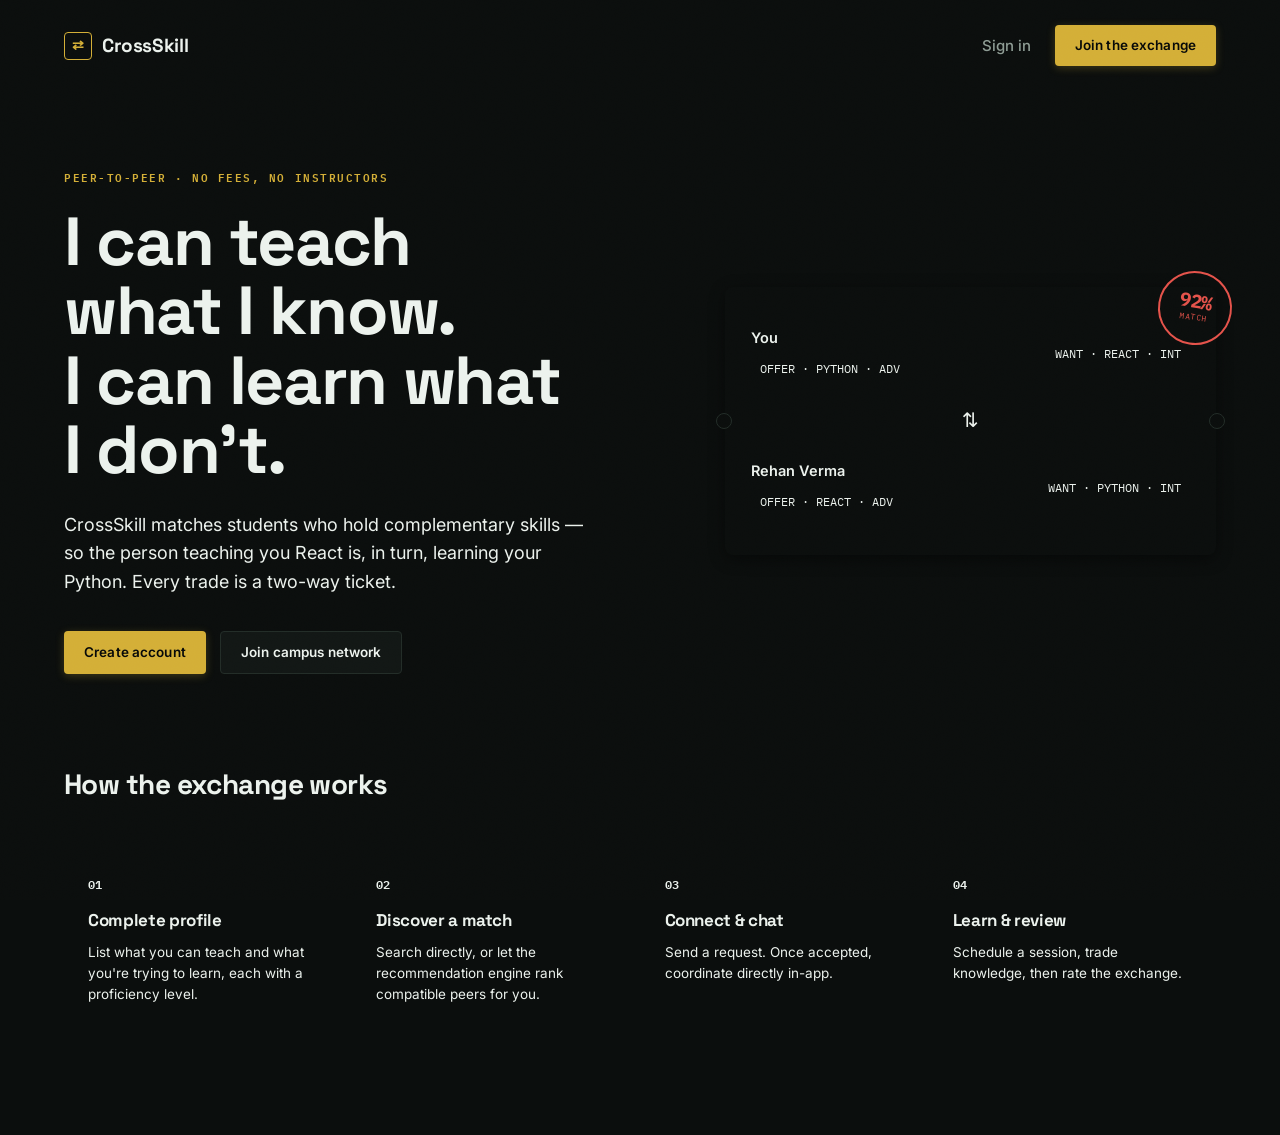
<file: index.html>
<!doctype html>
<html lang="en">
<head>
<meta charset="UTF-8" />
<meta name="viewport" content="width=device-width, initial-scale=1.0" />
<title>CrossSkill — Campus Skill Exchange</title>
<link rel="stylesheet" href="css/tokens.css">
<link rel="stylesheet" href="css/components.css">
<link rel="stylesheet" href="css/landing.css">
</head>
<body>
<div class="grain"></div>

<nav class="landing-nav">
  <div class="logo"><span class="mark"></span>CrossSkill</div>
  <div style="display:flex; gap:24px; align-items:center;">
    <a class="btn-ghost" href="login.html" style="padding:10px 0;">Sign in</a>
    <a class="btn btn-brass" href="signup.html">Join the exchange</a>
  </div>
</nav>

<div class="hero">
  <div>
    <div class="eyebrow hero-eyebrow">Peer-to-peer · No fees, no instructors</div>
    <h1>I can teach<br>what I know.<br><em>I can learn</em> what<br>I don't.</h1>
    <p class="lead">CrossSkill matches students who hold complementary skills — so the person teaching you React is, in turn, learning your Python. Every trade is a two-way ticket.</p>
    <div class="hero-ctas">
      <a class="btn btn-brass" href="signup.html">Create account</a>
      <a class="btn btn-outline" href="signup.html">Join campus network</a>
    </div>
  </div>
  <div class="exchange-mock ticket">
    <div class="score-stamp"><b>92%</b><span>MATCH</span></div>
    <div class="row">
      <div>
        <div class="who">You</div>
        <div class="skilltag" style="margin-top:6px;">OFFER · PYTHON · ADV</div>
      </div>
      <div class="skilltag">WANT · REACT · INT</div>
    </div>
    <div class="center-swap">⇅</div>
    <div class="row">
      <div>
        <div class="who">Rehan Verma</div>
        <div class="skilltag" style="margin-top:6px;">OFFER · REACT · ADV</div>
      </div>
      <div class="skilltag">WANT · PYTHON · INT</div>
    </div>
  </div>
</div>

<div class="how-it-works">
  <h2>How the exchange works</h2>
  <div class="steps">
    <div class="step"><div class="num">01</div><h4>Complete profile</h4><p>List what you can teach and what you're trying to learn, each with a proficiency level.</p></div>
    <div class="step"><div class="num">02</div><h4>Discover a match</h4><p>Search directly, or let the recommendation engine rank compatible peers for you.</p></div>
    <div class="step"><div class="num">03</div><h4>Connect & chat</h4><p>Send a request. Once accepted, coordinate directly in-app.</p></div>
    <div class="step"><div class="num">04</div><h4>Learn & review</h4><p>Schedule a session, trade knowledge, then rate the exchange.</p></div>
  </div>
</div>

</body>
</html>
</file>
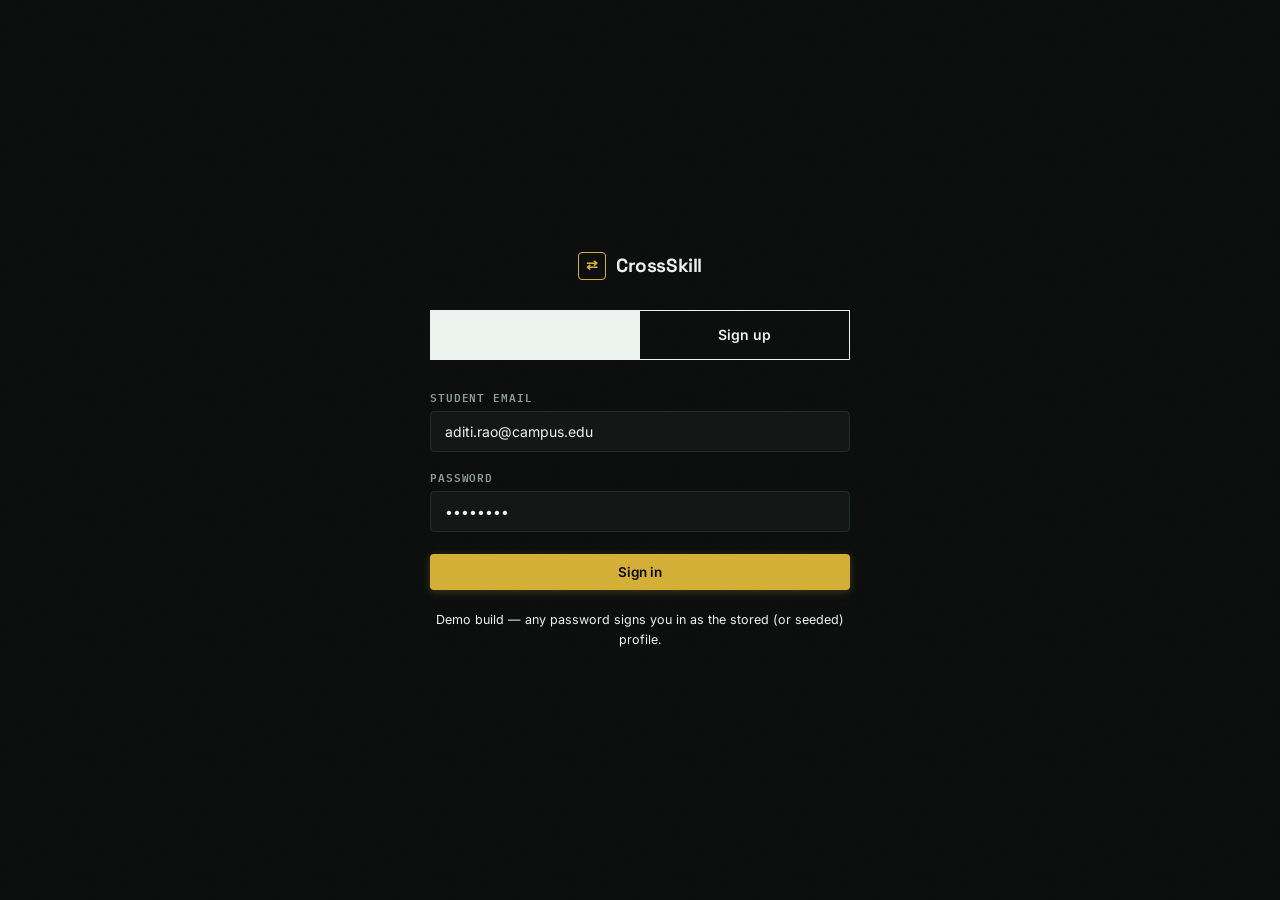
<file: login.html>
<!doctype html>
<html lang="en">
<head>
<meta charset="UTF-8" />
<meta name="viewport" content="width=device-width, initial-scale=1.0" />
<title>Sign in — CrossSkill</title>
<link rel="stylesheet" href="css/tokens.css">
<link rel="stylesheet" href="css/components.css">
<link rel="stylesheet" href="css/auth.css">
</head>
<body>
<div class="grain"></div>
<div id="toast"><span class="dot"></span><span id="toast-msg"></span></div>

<div class="auth-wrap">
  <div class="auth-box">
    <a href="index.html" class="logo" style="justify-content:center; margin-bottom:30px;"><span class="mark"></span>CrossSkill</a>

    <div class="auth-tabs">
      <a class="auth-tab active" href="login.html">Sign in</a>
      <a class="auth-tab" href="signup.html">Sign up</a>
    </div>

    <div class="field"><label>Student email</label><input id="li-email" type="email" value="aditi.rao@campus.edu"></div>
    <div class="field"><label>Password</label><input type="password" value="••••••••"></div>
    <button class="btn btn-brass" style="width:100%; margin-top:6px;" onclick="loginExisting()">Sign in</button>

    <p style="text-align:center; font-size:12.5px; color:var(--ink-70); margin-top:20px;">Demo build — any password signs you in as the stored (or seeded) profile.</p>
  </div>
</div>

<script src="js/store.js"></script>
<script src="js/toast.js"></script>
<script src="js/auth.js"></script>
</body>
</html>
</file>
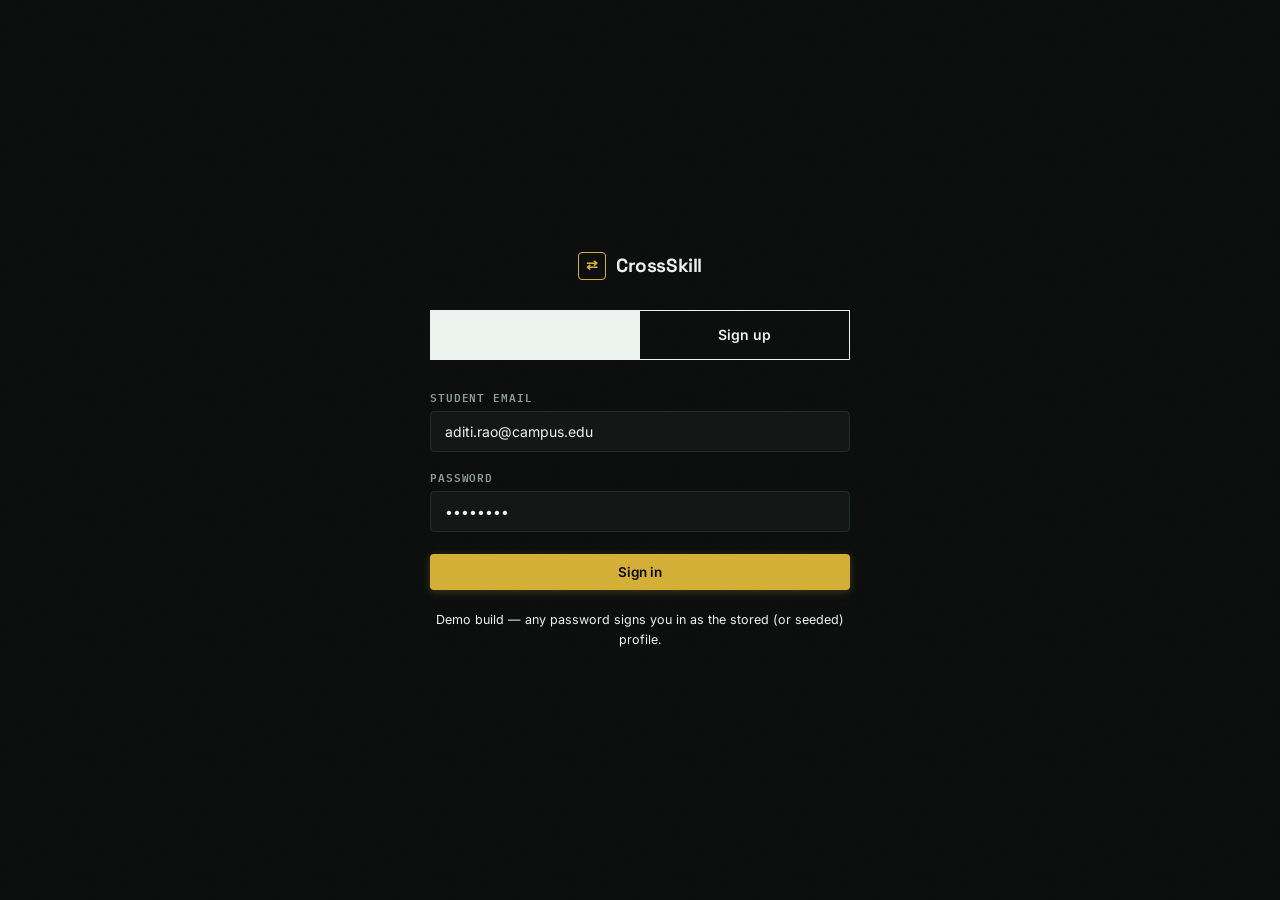
<file: profile-setup.html>
<!doctype html>
<html lang="en">
<head>
<meta charset="UTF-8" />
<meta name="viewport" content="width=device-width, initial-scale=1.0" />
<title>Set up your skills — CrossSkill</title>
<link rel="stylesheet" href="css/tokens.css">
<link rel="stylesheet" href="css/components.css">
<link rel="stylesheet" href="css/setup.css">
</head>
<body>
<div class="grain"></div>
<div id="toast"><span class="dot"></span><span id="toast-msg"></span></div>

<div class="setup-wrap">
  <div class="eyebrow">Step 3 of 3 · Profile completion</div>
  <h1 style="margin:12px 0 6px; font-size:30px;">What will you trade?</h1>
  <p style="color:var(--ink-70); font-size:14.5px; margin-bottom:28px;">Add at least one skill you can teach and one you want to learn. The matching engine needs both sides.</p>
  <div class="setup-progress"><span class="done"></span><span class="done"></span><span class="done"></span></div>

  <div class="skill-block">
    <h3>What I can teach</h3>
    <div class="sub">Your offered skills — shown to peers looking to learn from you.</div>
    <div class="skill-form-grid">
      <div class="field" style="margin:0;"><label>Skill</label><input id="off-skill" placeholder="e.g. Python"></div>
      <div class="field" style="margin:0;"><label>Category</label>
        <select id="off-cat"><option>Programming</option><option>Web Development</option><option>Data Science</option><option>Design</option><option>Communication</option><option>Marketing</option></select>
      </div>
      <div class="field" style="margin:0;"><label>Level</label>
        <select id="off-lvl"><option>Beginner</option><option>Intermediate</option><option selected>Advanced</option></select>
      </div>
      <button class="btn btn-outline btn-sm" onclick="addSkill('offered')">Add</button>
    </div>
    <div class="chip-list" id="offered-chips"></div>
  </div>

  <div class="skill-block">
    <h3>What I want to learn</h3>
    <div class="sub">Your desired skills — the engine looks for peers who offer these.</div>
    <div class="skill-form-grid">
      <div class="field" style="margin:0;"><label>Skill</label><input id="des-skill" placeholder="e.g. React"></div>
      <div class="field" style="margin:0;"><label>Category</label>
        <select id="des-cat"><option>Programming</option><option selected>Web Development</option><option>Data Science</option><option>Design</option><option>Communication</option><option>Marketing</option></select>
      </div>
      <div class="field" style="margin:0;"><label>Target level</label>
        <select id="des-lvl"><option>Beginner</option><option selected>Intermediate</option><option>Advanced</option></select>
      </div>
      <button class="btn btn-outline btn-sm" onclick="addSkill('desired')">Add</button>
    </div>
    <div class="chip-list" id="desired-chips"></div>
  </div>

  <button class="btn btn-brass" style="width:100%;" onclick="finishSetup()">Save & explore matches →</button>
</div>

<script src="js/store.js"></script>
<script src="js/toast.js"></script>
<script src="js/setup.js"></script>
</body>
</html>
</file>
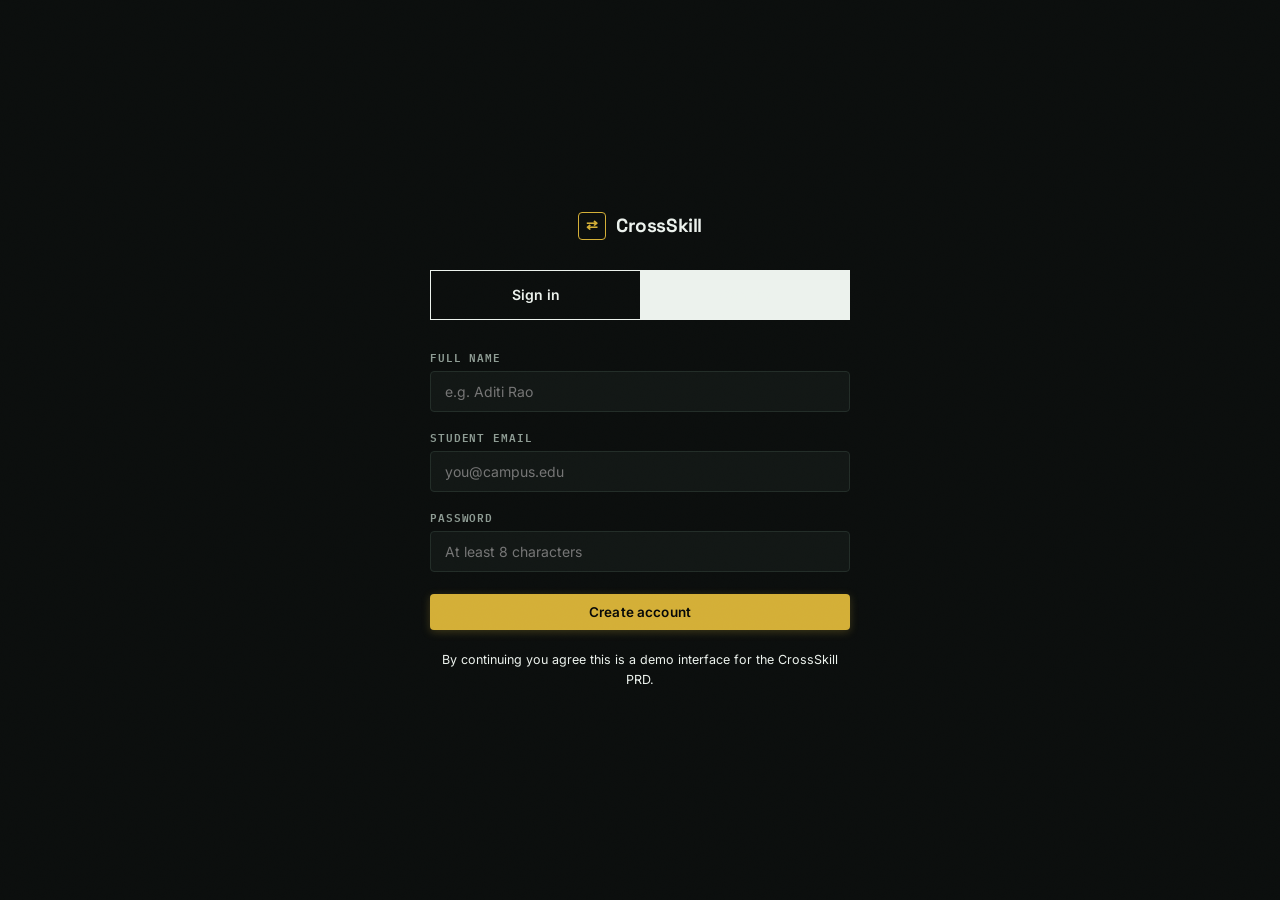
<file: signup.html>
<!doctype html>
<html lang="en">
<head>
<meta charset="UTF-8" />
<meta name="viewport" content="width=device-width, initial-scale=1.0" />
<title>Create account — CrossSkill</title>
<link rel="stylesheet" href="css/tokens.css">
<link rel="stylesheet" href="css/components.css">
<link rel="stylesheet" href="css/auth.css">
</head>
<body>
<div class="grain"></div>
<div id="toast"><span class="dot"></span><span id="toast-msg"></span></div>

<div class="auth-wrap">
  <div class="auth-box">
    <a href="index.html" class="logo" style="justify-content:center; margin-bottom:30px;"><span class="mark"></span>CrossSkill</a>

    <div class="auth-tabs">
      <a class="auth-tab" href="login.html">Sign in</a>
      <a class="auth-tab active" href="signup.html">Sign up</a>
    </div>

    <div class="field">
      <label>Full name</label>
      <input id="su-name" type="text" placeholder="e.g. Aditi Rao">
      <div class="field-err">Enter your full name.</div>
    </div>
    <div class="field">
      <label>Student email</label>
      <input id="su-email" type="email" placeholder="you@campus.edu">
      <div class="field-err">Enter your student email.</div>
    </div>
    <div class="field"><label>Password</label><input type="password" placeholder="At least 8 characters"></div>
    <button class="btn btn-brass" style="width:100%; margin-top:6px;" onclick="signupNew()">Create account</button>

    <p style="text-align:center; font-size:12.5px; color:var(--ink-70); margin-top:20px;">By continuing you agree this is a demo interface for the CrossSkill PRD.</p>
  </div>
</div>

<script src="js/store.js"></script>
<script src="js/toast.js"></script>
<script src="js/auth.js"></script>
</body>
</html>
</file>
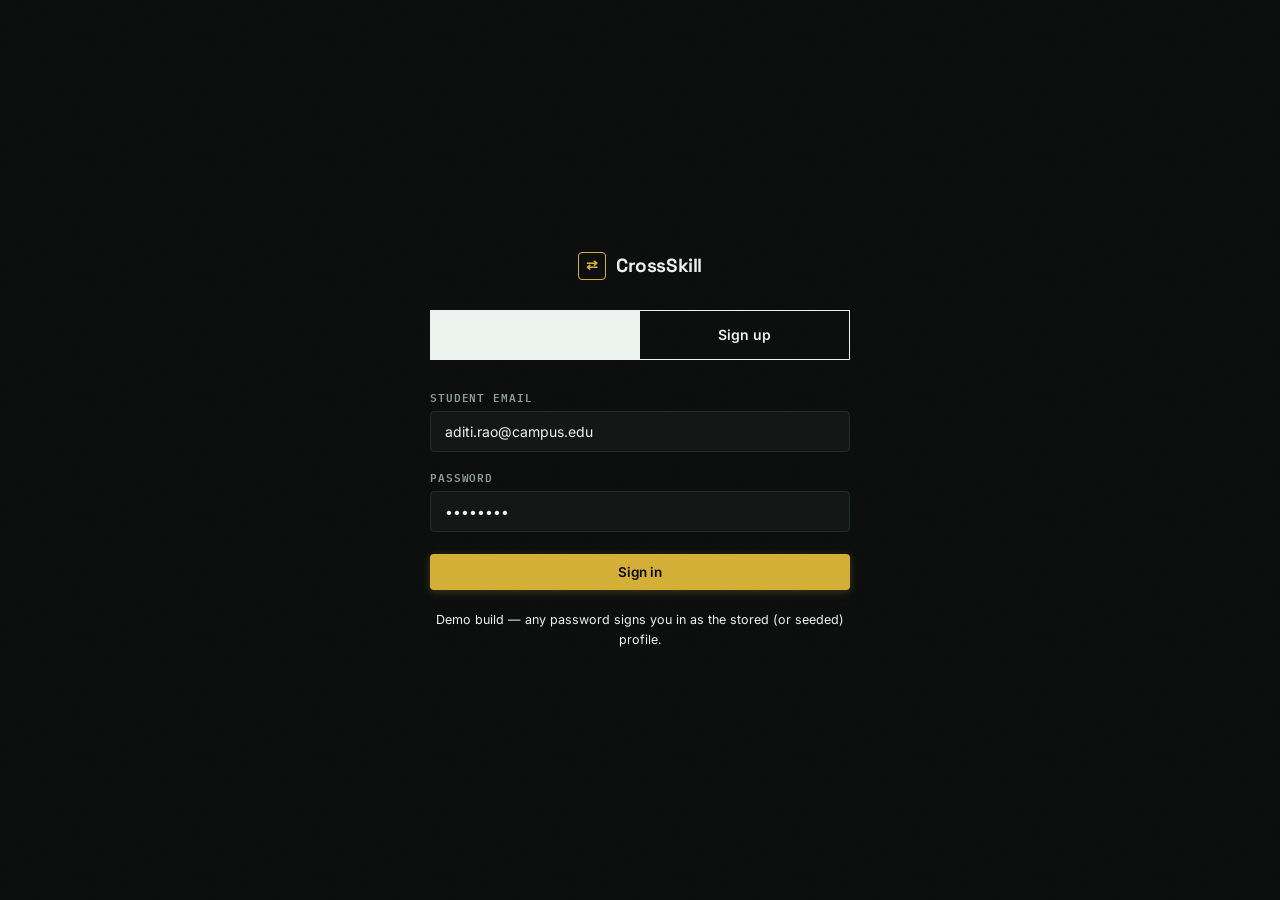
<file: app/chat.html>
<!doctype html>
<html lang="en">
<head>
<meta charset="UTF-8" />
<meta name="viewport" content="width=device-width, initial-scale=1.0" />
<title>Chat — CrossSkill</title>
<link rel="stylesheet" href="../css/tokens.css">
<link rel="stylesheet" href="../css/components.css">
<link rel="stylesheet" href="../css/app-shell.css">
</head>
<body>
<div class="grain"></div>
<div id="toast"><span class="dot"></span><span id="toast-msg"></span></div>

<div class="app-shell">
  <aside class="rail" id="rail"></aside>
  <main class="main">
    <div class="page-head">
      <div><h1>Chat</h1><div class="desc">Coordinate directly with your connections.</div></div>
    </div>

    <div id="chat-wrap"></div>
  </main>
</div>

<script src="../js/store.js"></script>
<script src="../js/toast.js"></script>
<script src="../js/nav.js"></script>
<script src="../js/chat.js"></script>
</body>
</html>
</file>
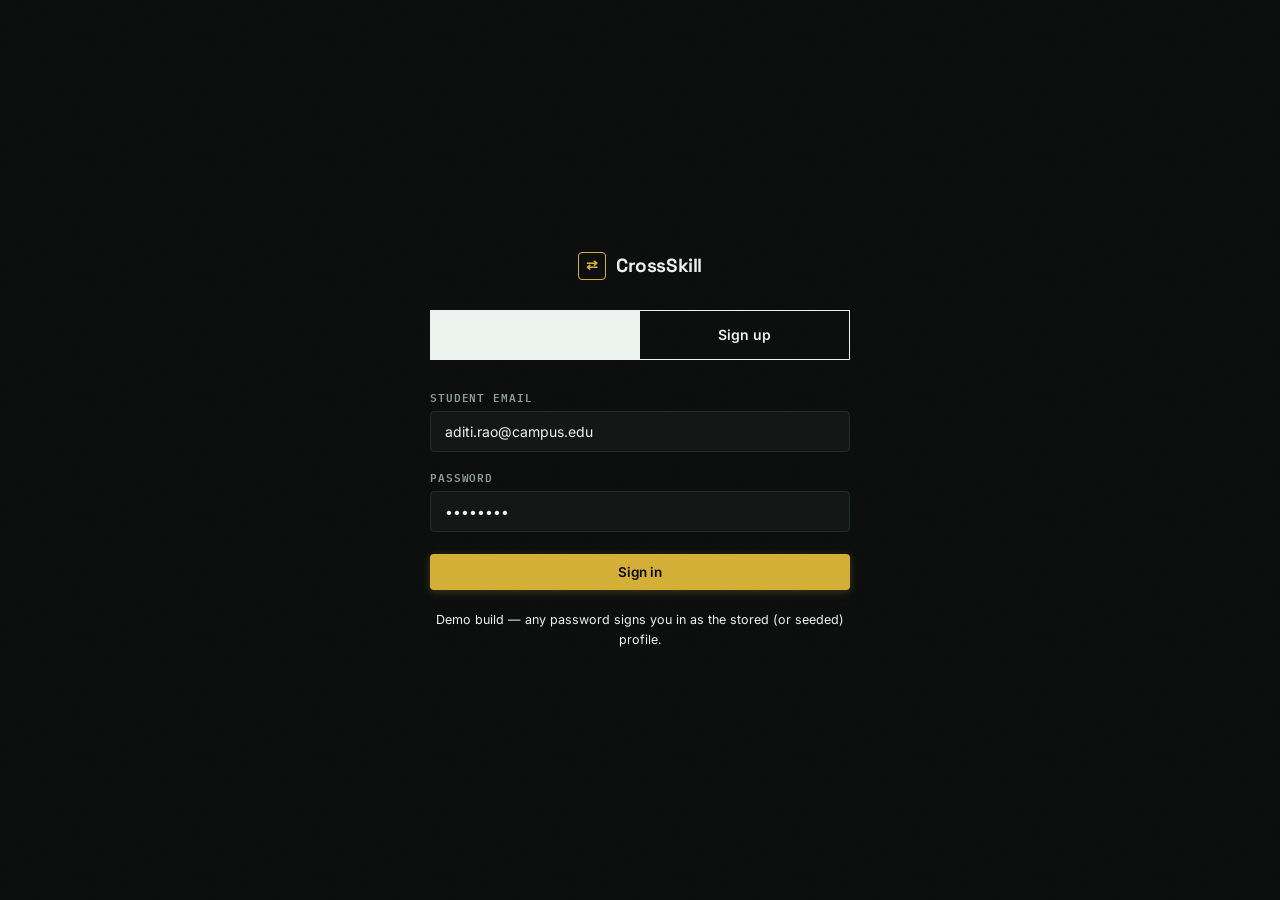
<file: app/discover.html>
<!doctype html>
<html lang="en">
<head>
<meta charset="UTF-8" />
<meta name="viewport" content="width=device-width, initial-scale=1.0" />
<title>Discover — CrossSkill</title>
<link rel="stylesheet" href="../css/tokens.css">
<link rel="stylesheet" href="../css/components.css">
<link rel="stylesheet" href="../css/app-shell.css">
</head>
<body>
<div class="grain"></div>
<div id="toast"><span class="dot"></span><span id="toast-msg"></span></div>

<div class="app-shell">
  <aside class="rail" id="rail"></aside>
  <main class="main">
    <div class="page-head">
      <div><h1>Discover</h1><div class="desc">Search directly by student name or skill.</div></div>
    </div>

    <div class="search-row">
      <div class="search-input-wrap">
        <span class="sic">⌕</span>
        <input id="discover-search" placeholder="Search by name or skill — e.g. &quot;Python&quot; or &quot;Rehan&quot;">
      </div>
    </div>

    <div class="pill-row" id="pill-row"></div>

    <div class="result-grid" id="result-grid"></div>
    <div class="empty" id="discover-empty" style="display:none;">
      <h4>No students found</h4>
      <p>Try a different name or skill, or clear the category filter.</p>
    </div>
  </main>
</div>

<script src="../js/store.js"></script>
<script src="../js/toast.js"></script>
<script src="../js/nav.js"></script>
<script src="../js/discover.js"></script>
</body>
</html>
</file>
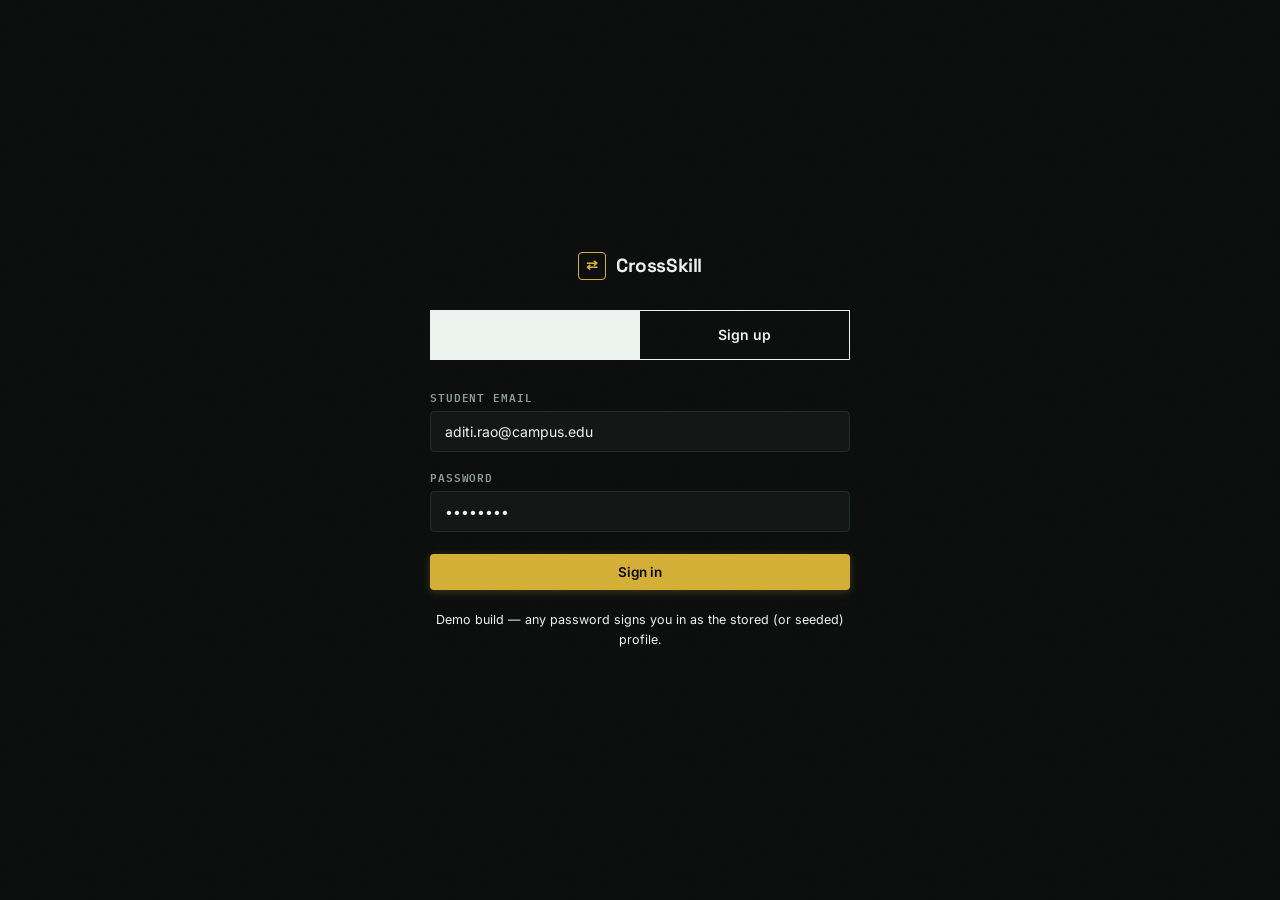
<file: app/feedback.html>
<!doctype html>
<html lang="en">
<head>
<meta charset="UTF-8" />
<meta name="viewport" content="width=device-width, initial-scale=1.0" />
<title>Feedback — CrossSkill</title>
<link rel="stylesheet" href="../css/tokens.css">
<link rel="stylesheet" href="../css/components.css">
<link rel="stylesheet" href="../css/app-shell.css">
</head>
<body>
<div class="grain"></div>
<div id="toast"><span class="dot"></span><span id="toast-msg"></span></div>

<div class="app-shell">
  <aside class="rail" id="rail"></aside>
  <main class="main">
    <div class="page-head">
      <div><h1>Feedback</h1><div class="desc">Rate your session partner — this feeds their reputation and future recommendations.</div></div>
    </div>

    <div id="fb-wrap"></div>
  </main>
</div>

<script src="../js/store.js"></script>
<script src="../js/toast.js"></script>
<script src="../js/nav.js"></script>
<script src="../js/feedback.js"></script>
</body>
</html>
</file>
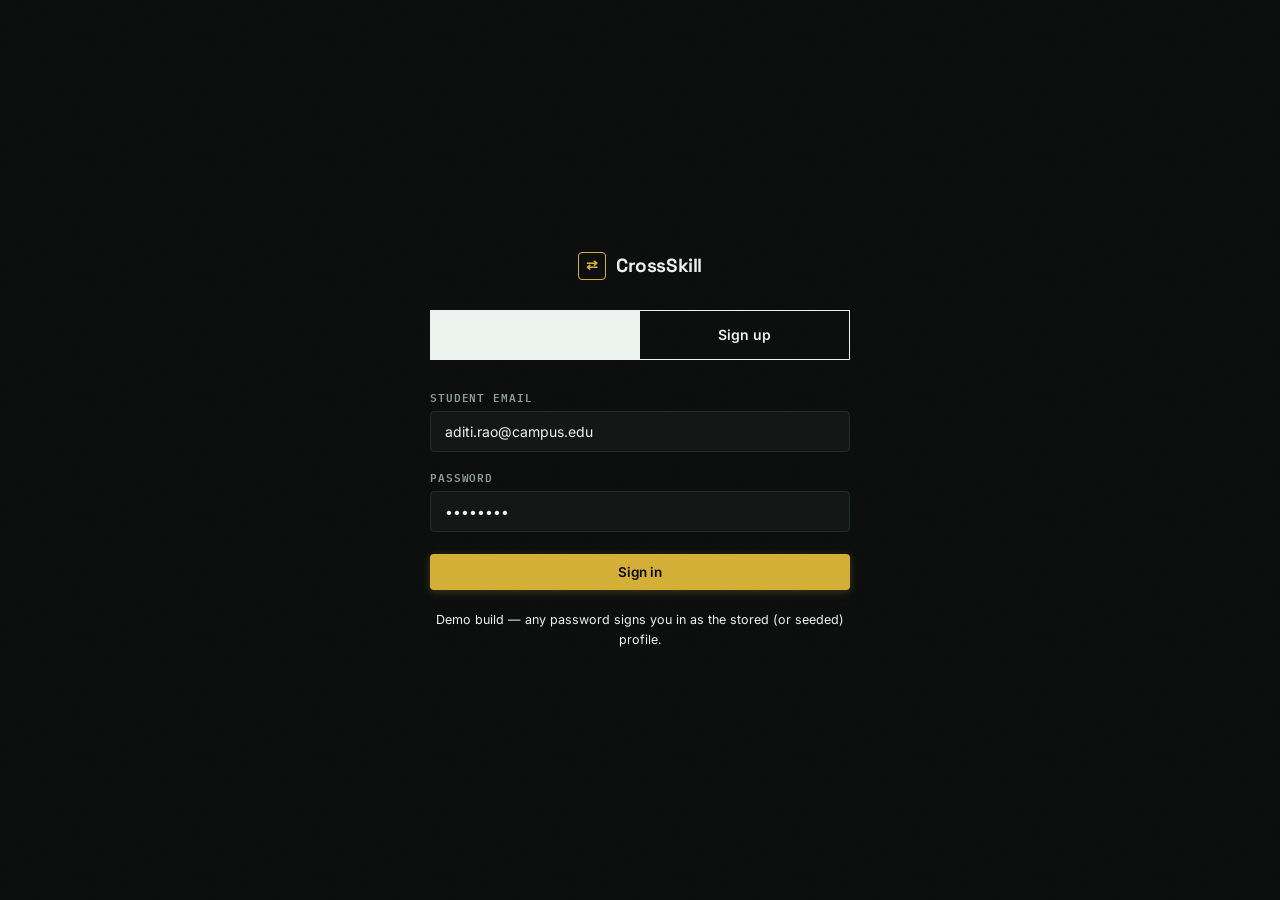
<file: app/profile.html>
<!doctype html>
<html lang="en">
<head>
<meta charset="UTF-8" />
<meta name="viewport" content="width=device-width, initial-scale=1.0" />
<title>Profile — CrossSkill</title>
<link rel="stylesheet" href="../css/tokens.css">
<link rel="stylesheet" href="../css/components.css">
<link rel="stylesheet" href="../css/app-shell.css">
<link rel="stylesheet" href="../css/setup.css">
</head>
<body>
<div class="grain"></div>
<div id="toast"><span class="dot"></span><span id="toast-msg"></span></div>

<div class="app-shell">
  <aside class="rail" id="rail"></aside>
  <main class="main">
    <div class="page-head">
      <div><h1>Profile & settings</h1><div class="desc">Your public exchange listing.</div></div>
    </div>

    <div class="profile-top">
      <div class="profile-avatar" id="profile-avatar"></div>
      <div>
        <h2 style="font-size:22px;" id="profile-name"></h2>
        <div style="color:var(--ink-70); font-size:13.5px; margin-top:2px;" id="profile-meta"></div>
      </div>
    </div>

    <div class="stat-row">
      <div class="stat"><b id="stat-rating"></b><span>Avg rating</span></div>
      <div class="stat"><b id="stat-reviews"></b><span>Reviews received</span></div>
      <div class="stat"><b id="stat-connections"></b><span>Active connections</span></div>
    </div>
    <hr class="hairline" style="margin-bottom:26px;">

    <div class="skill-block">
      <h3>What I can teach</h3><div class="sub">Editable offered-skill catalog.</div>
      <div class="skill-form-grid">
        <div class="field" style="margin:0;"><label>Skill</label><input id="off-skill" placeholder="e.g. Python"></div>
        <div class="field" style="margin:0;"><label>Category</label><select id="off-cat"><option>Programming</option><option>Web Development</option><option>Data Science</option><option>Design</option><option>Communication</option><option>Marketing</option></select></div>
        <div class="field" style="margin:0;"><label>Level</label><select id="off-lvl"><option>Beginner</option><option>Intermediate</option><option selected>Advanced</option></select></div>
        <button class="btn btn-outline btn-sm" onclick="addSkill('offered')">Add</button>
      </div>
      <div class="chip-list" id="offered-chips"></div>
    </div>

    <div class="skill-block">
      <h3>What I want to learn</h3><div class="sub">Editable desired-skill catalog.</div>
      <div class="skill-form-grid">
        <div class="field" style="margin:0;"><label>Skill</label><input id="des-skill" placeholder="e.g. React"></div>
        <div class="field" style="margin:0;"><label>Category</label><select id="des-cat"><option>Programming</option><option selected>Web Development</option><option>Data Science</option><option>Design</option><option>Communication</option><option>Marketing</option></select></div>
        <div class="field" style="margin:0;"><label>Target level</label><select id="des-lvl"><option>Beginner</option><option selected>Intermediate</option><option>Advanced</option></select></div>
        <button class="btn btn-outline btn-sm" onclick="addSkill('desired')">Add</button>
      </div>
      <div class="chip-list" id="desired-chips"></div>
    </div>

    <button class="btn btn-outline" onclick="logout()">Log out</button>
  </main>
</div>

<script src="../js/store.js"></script>
<script src="../js/toast.js"></script>
<script src="../js/nav.js"></script>
<script src="../js/profile.js"></script>
</body>
</html>
</file>
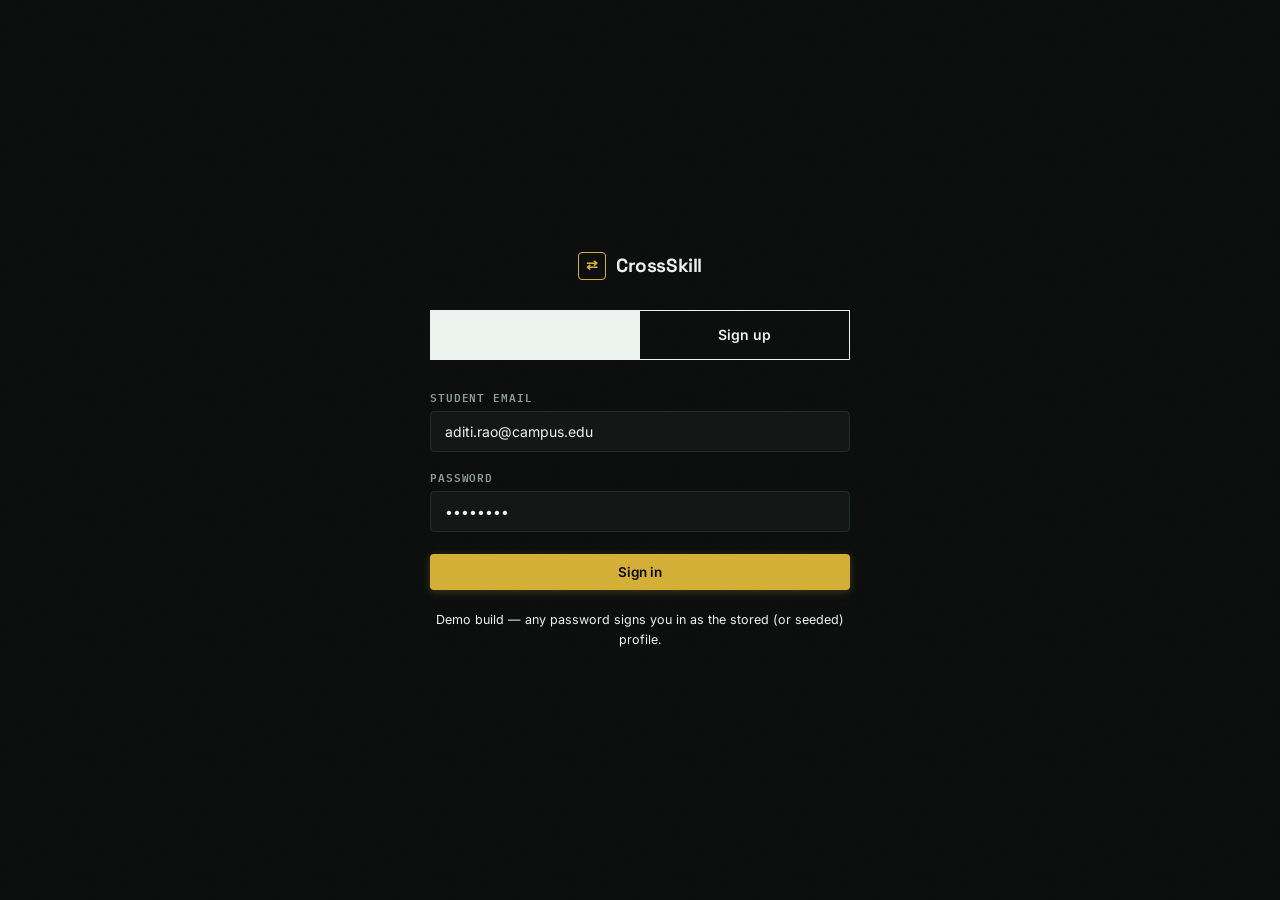
<file: app/recommendations.html>
<!doctype html>
<html lang="en">
<head>
<meta charset="UTF-8" />
<meta name="viewport" content="width=device-width, initial-scale=1.0" />
<title>Recommendations — CrossSkill</title>
<link rel="stylesheet" href="../css/tokens.css">
<link rel="stylesheet" href="../css/components.css">
<link rel="stylesheet" href="../css/app-shell.css">
</head>
<body>
<div class="grain"></div>
<div id="toast"><span class="dot"></span><span id="toast-msg"></span></div>

<div class="app-shell">
  <aside class="rail" id="rail"></aside>
  <main class="main">
    <div class="page-head">
      <div><h1>Recommendations</h1><div class="desc">Ranked by skill compatibility, level fit, category, and rating — global comparison across the campus network.</div></div>
    </div>

    <div id="rec-list"></div>
  </main>
</div>

<script src="../js/store.js"></script>
<script src="../js/toast.js"></script>
<script src="../js/nav.js"></script>
<script src="../js/match.js"></script>
<script src="../js/recommendations.js"></script>
</body>
</html>
</file>
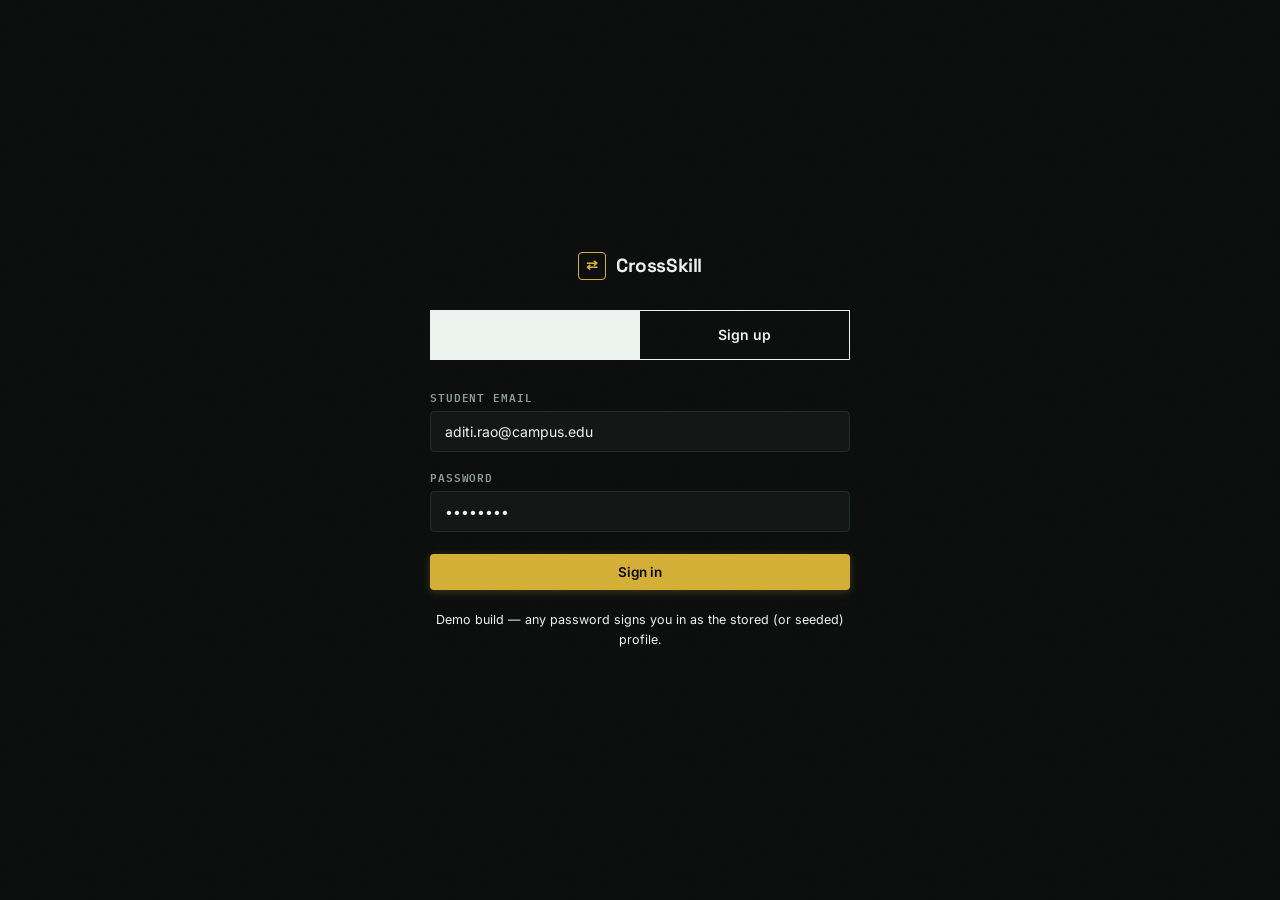
<file: app/requests.html>
<!doctype html>
<html lang="en">
<head>
<meta charset="UTF-8" />
<meta name="viewport" content="width=device-width, initial-scale=1.0" />
<title>Requests — CrossSkill</title>
<link rel="stylesheet" href="../css/tokens.css">
<link rel="stylesheet" href="../css/components.css">
<link rel="stylesheet" href="../css/app-shell.css">
</head>
<body>
<div class="grain"></div>
<div id="toast"><span class="dot"></span><span id="toast-msg"></span></div>

<div class="app-shell">
  <aside class="rail" id="rail"></aside>
  <main class="main">
    <div class="page-head">
      <div><h1>Requests</h1><div class="desc">Manage incoming proposals and track ones you've sent.</div></div>
    </div>

    <div class="req-tabs" id="req-tabs"></div>
    <div id="req-body"></div>
  </main>
</div>

<script src="../js/store.js"></script>
<script src="../js/toast.js"></script>
<script src="../js/nav.js"></script>
<script src="../js/requests.js"></script>
</body>
</html>
</file>
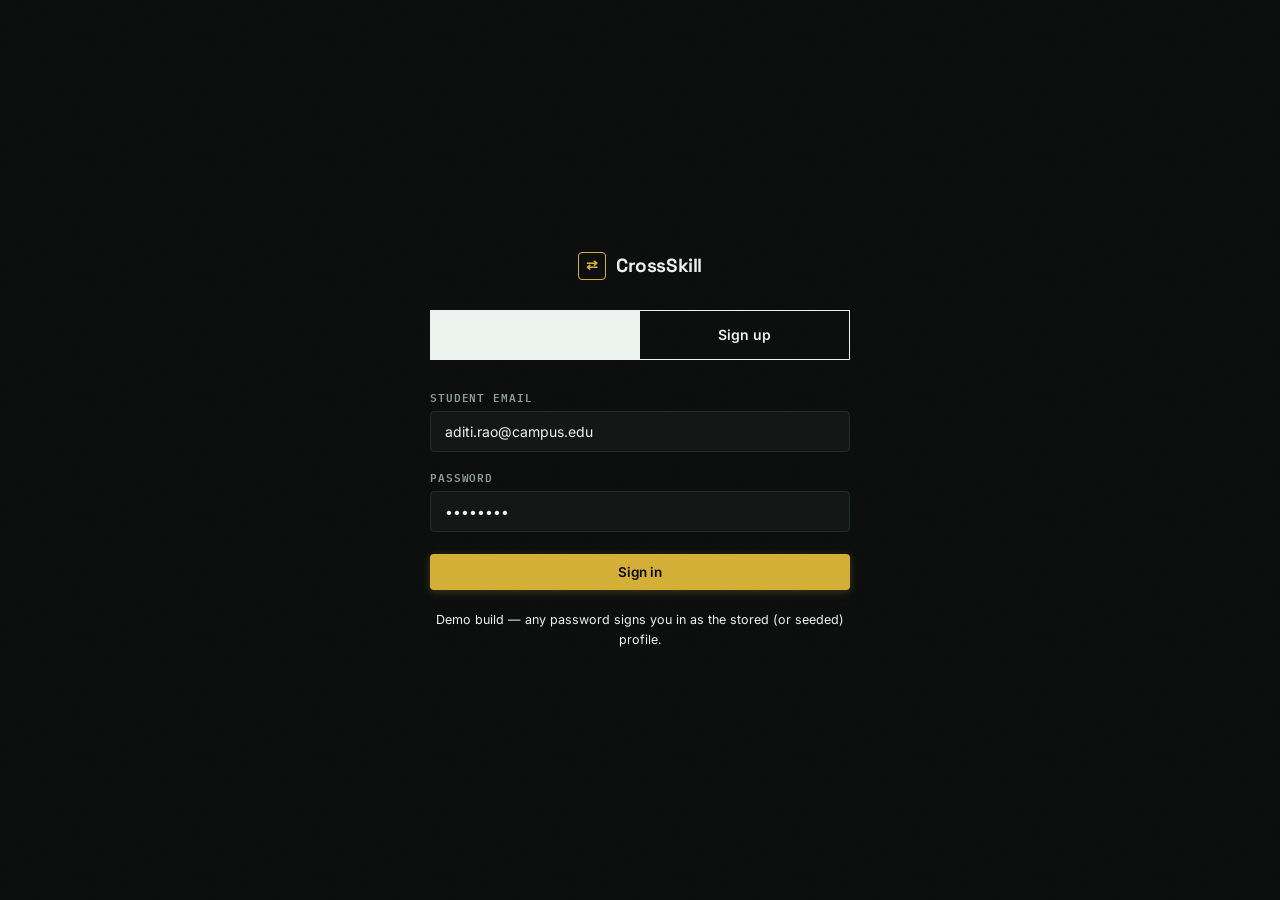
<file: app/schedule.html>
<!doctype html>
<html lang="en">
<head>
<meta charset="UTF-8" />
<meta name="viewport" content="width=device-width, initial-scale=1.0" />
<title>Scheduling — CrossSkill</title>
<link rel="stylesheet" href="../css/tokens.css">
<link rel="stylesheet" href="../css/components.css">
<link rel="stylesheet" href="../css/app-shell.css">
</head>
<body>
<div class="grain"></div>
<div id="toast"><span class="dot"></span><span id="toast-msg"></span></div>

<div class="app-shell">
  <aside class="rail" id="rail"></aside>
  <main class="main">
    <div class="page-head">
      <div><h1>Scheduling</h1><div class="desc">Lock in a time once you've coordinated over chat.</div></div>
    </div>

    <div class="sched-grid">
      <div class="sched-form-box" id="sched-form"></div>
      <div id="sched-list"></div>
    </div>
  </main>
</div>

<script src="../js/store.js"></script>
<script src="../js/toast.js"></script>
<script src="../js/nav.js"></script>
<script src="../js/schedule.js"></script>
</body>
</html>
</file>
<file: css/tokens.css>
/* ============================================================
   tokens.css — Design tokens, typography & base resets
   ============================================================ */
@import url('https://fonts.googleapis.com/css2?family=Space+Grotesk:wght@500;600;700&family=Inter:wght@400;500;600;700&family=IBM+Plex+Mono:wght@400;500;600&display=swap');

:root {
  /* Color Palette */
  --bg-main: #0B0E0D;
  --bg-surface: #121715;
  --bg-elevated: #18201C;
  --bg-card: #141A17;
  
  --ink: #ECF2ED;
  --ink-muted: #8E9C94;
  --ink-faint: #526058;
  
  --brass: #D4AF37;
  --brass-hover: #E6C559;
  --brass-glow: rgba(212, 175, 55, 0.18);
  
  --teal: #3EB489;
  --teal-glow: rgba(62, 180, 137, 0.15);
  
  --stamp: #E5534B;
  --stamp-glow: rgba(229, 83, 75, 0.15);
  
  --border: #232D28;
  --border-subtle: #1B2420;
  --border-hover: #3D4F46;

  /* Typography */
  --font-sans: 'Inter', system-ui, -apple-system, sans-serif;
  --font-display: 'Space Grotesk', sans-serif;
  --font-mono: 'IBM Plex Mono', monospace;

  /* Radius & Shadows */
  --radius-sm: 4px;
  --radius-md: 8px;
  --radius-lg: 12px;
  --radius-full: 9999px;
  
  --shadow-sm: 0 2px 4px rgba(0, 0, 0, 0.3);
  --shadow-md: 0 4px 16px rgba(0, 0, 0, 0.45);
  --shadow-lg: 0 10px 30px rgba(0, 0, 0, 0.6);
  --shadow-glow: 0 0 20px var(--brass-glow);
}

*, *::before, *::after {
  box-sizing: border-box;
  margin: 0;
  padding: 0;
}

html {
  font-size: 15px;
  scroll-behavior: smooth;
}

body {
  font-family: var(--font-sans);
  background-color: var(--bg-main);
  color: var(--ink);
  min-height: 100vh;
  line-height: 1.55;
  -webkit-font-smoothing: antialiased;
}

/* Custom Scrollbars */
::-webkit-scrollbar {
  width: 6px;
  height: 6px;
}
::-webkit-scrollbar-track {
  background: var(--bg-main);
}
::-webkit-scrollbar-thumb {
  background: var(--border);
  border-radius: var(--radius-full);
}
::-webkit-scrollbar-thumb:hover {
  background: var(--border-hover);
}

::selection {
  background: var(--brass);
  color: #000;
}

h1, h2, h3, h4, h5, h6 {
  font-family: var(--font-display);
  letter-spacing: -0.02em;
  font-weight: 700;
  color: var(--ink);
}

.mono { font-family: var(--font-mono); }

button {
  font-family: inherit;
  cursor: pointer;
  border: none;
  background: none;
}

input, select, textarea {
  font-family: var(--font-sans);
}

a {
  color: inherit;
  text-decoration: none;
  transition: color 0.15s ease;
}

hr.hairline {
  border: none;
  border-top: 1px solid var(--border);
}

/* Ambient Grain Layer */
.grain {
  position: fixed;
  inset: 0;
  pointer-events: none;
  z-index: 9999;
  opacity: 0.028;
  mix-blend-mode: overlay;
  background-image: url("data:image/svg+xml,%3Csvg xmlns='http://www.w3.org/2000/svg' width='120' height='120'%3E%3Cfilter id='n'%3E%3CfeTurbulence type='fractalNoise' baseFrequency='0.85' numOctaves='3' stitchTiles='stitch'/%3E%3C/filter%3E%3Crect width='100%25' height='100%25' filter='url(%23n)'/%3E%3C/svg%3E");
}

.eyebrow {
  font-family: var(--font-mono);
  font-size: 11px;
  letter-spacing: 0.14em;
  text-transform: uppercase;
  color: var(--brass);
  font-weight: 600;
}
</file>
<file: css/components.css>
/* ============================================================
   components.css — Shared UI elements, buttons, inputs & pills
   ============================================================ */

/* Buttons */
.btn {
  display: inline-flex;
  align-items: center;
  justify-content: center;
  gap: 8px;
  padding: 10px 20px;
  border-radius: var(--radius-sm);
  font-weight: 600;
  font-size: 13.5px;
  letter-spacing: 0.01em;
  transition: transform 0.15s ease, background 0.15s ease, border-color 0.15s ease, box-shadow 0.15s ease;
  white-space: nowrap;
}

.btn:active {
  transform: translateY(1px) scale(0.99);
}

.btn-brass {
  background: var(--brass);
  color: #070908;
  box-shadow: 0 2px 8px rgba(212, 175, 55, 0.25);
}

.btn-brass:hover {
  background: var(--brass-hover);
  box-shadow: 0 4px 14px rgba(212, 175, 55, 0.35);
}

.btn-outline {
  border: 1.5px solid var(--border);
  color: var(--ink);
  background: var(--bg-surface);
}

.btn-outline:hover {
  border-color: var(--brass);
  color: var(--brass);
  background: var(--bg-elevated);
}

.btn-ghost {
  color: var(--ink-muted);
  font-weight: 500;
}

.btn-ghost:hover {
  color: var(--ink);
}

.btn-danger {
  border: 1.5px solid var(--stamp);
  color: var(--stamp);
  background: var(--stamp-glow);
}

.btn-danger:hover {
  background: var(--stamp);
  color: #fff;
}

.btn-sm {
  padding: 6px 12px;
  font-size: 12.5px;
}

.btn:disabled {
  opacity: 0.35;
  cursor: not-allowed;
  transform: none;
  box-shadow: none;
}

/* Category & Filter Pills */
.pill {
  padding: 6px 14px;
  border-radius: var(--radius-full);
  font-size: 12px;
  font-weight: 500;
  border: 1px solid var(--border);
  color: var(--ink-muted);
  background: var(--bg-surface);
  transition: all 0.15s ease;
}

.pill:hover {
  border-color: var(--border-hover);
  color: var(--ink);
  background: var(--bg-elevated);
}

.pill.active {
  background: var(--brass);
  color: #070908;
  border-color: var(--brass);
  font-weight: 600;
  box-shadow: 0 2px 8px rgba(212, 175, 55, 0.2);
}

/* Form Controls */
.field {
  margin-bottom: 16px;
}

.field label {
  display: block;
  font-size: 11px;
  font-weight: 600;
  margin-bottom: 6px;
  color: var(--ink-muted);
  text-transform: uppercase;
  letter-spacing: 0.08em;
  font-family: var(--font-mono);
}

.field input,
.field select,
.field textarea {
  width: 100%;
  padding: 11px 14px;
  border: 1px solid var(--border);
  background: var(--bg-surface);
  font-size: 14px;
  color: var(--ink);
  border-radius: var(--radius-sm);
  transition: border-color 0.15s ease, box-shadow 0.15s ease;
}

.field input:focus,
.field select:focus,
.field textarea:focus {
  outline: none;
  border-color: var(--brass);
  box-shadow: 0 0 0 3px var(--brass-glow);
}

.field-err {
  font-size: 11.5px;
  color: var(--stamp);
  margin-top: 5px;
  display: none;
}

.field.error input {
  border-color: var(--stamp);
}

.field.error .field-err {
  display: block;
}

/* Skill Chips */
.chip-list {
  display: flex;
  flex-wrap: wrap;
  gap: 8px;
  margin-top: 14px;
}

.chip {
  display: inline-flex;
  align-items: center;
  gap: 8px;
  padding: 6px 12px;
  background: var(--bg-elevated);
  border: 1px solid var(--border);
  font-size: 13px;
  border-radius: var(--radius-sm);
}

.chip .lvl {
  font-family: var(--font-mono);
  font-size: 10px;
  color: var(--brass);
  background: rgba(212, 175, 55, 0.1);
  padding: 2px 6px;
  border-radius: 2px;
  border: 1px solid rgba(212, 175, 55, 0.2);
}

.chip button {
  color: var(--ink-faint);
  font-size: 16px;
  line-height: 1;
  transition: color 0.1s ease;
}

.chip button:hover {
  color: var(--stamp);
}

/* Ticket Element */
.ticket {
  position: relative;
  background: var(--bg-card);
  border: 1px solid var(--border);
  box-shadow: var(--shadow-md);
  border-radius: var(--radius-md);
}

.ticket::before,
.ticket::after {
  content: "";
  position: absolute;
  top: 50%;
  width: 16px;
  height: 16px;
  background: var(--bg-main);
  border-radius: 50%;
  transform: translateY(-50%);
  border: 1px solid var(--border);
}

.ticket::before { left: -9px; }
.ticket::after { right: -9px; }

/* Stars & Badges */
.stars {
  color: var(--brass);
  letter-spacing: 2px;
  font-size: 12.5px;
}

.status-badge {
  font-family: var(--font-mono);
  font-size: 10px;
  padding: 3px 8px;
  border-radius: var(--radius-sm);
  text-transform: uppercase;
  font-weight: 600;
  letter-spacing: 0.06em;
}

.status-pending { background: var(--brass-glow); color: var(--brass); border: 1px solid rgba(212, 175, 55, 0.3); }
.status-active { background: var(--teal-glow); color: var(--teal); border: 1px solid rgba(62, 180, 137, 0.3); }
.status-rejected { background: var(--stamp-glow); color: var(--stamp); border: 1px solid rgba(229, 83, 75, 0.3); }
.status-completed { background: rgba(142, 156, 148, 0.12); color: var(--ink-muted); border: 1px solid var(--border); }

/* Feedback & Empty States */
.empty {
  text-align: center;
  padding: 50px 20px;
  color: var(--ink-muted);
}

.empty h4 {
  font-size: 16px;
  color: var(--ink);
  margin-bottom: 6px;
}

.empty p {
  font-size: 13.5px;
  max-width: 360px;
  margin: 0 auto;
}

/* Toast Notifications */
#toast {
  position: fixed;
  bottom: 24px;
  left: 50%;
  transform: translateX(-50%) translateY(20px);
  background: var(--bg-elevated);
  color: var(--ink);
  border: 1px solid var(--border);
  padding: 12px 20px;
  font-size: 13.5px;
  font-weight: 500;
  border-radius: var(--radius-sm);
  z-index: 10000;
  opacity: 0;
  transition: all 0.25s cubic-bezier(0.16, 1, 0.3, 1);
  pointer-events: none;
  display: flex;
  align-items: center;
  gap: 10px;
  box-shadow: var(--shadow-lg);
}

#toast.show {
  opacity: 1;
  transform: translateX(-50%) translateY(0);
}

#toast .dot {
  width: 6px;
  height: 6px;
  border-radius: 50%;
  background: var(--brass);
  box-shadow: 0 0 8px var(--brass);
}

/* Avatar Atom */
.avatar {
  width: 34px;
  height: 34px;
  border-radius: 50%;
  background: linear-gradient(135deg, var(--brass), var(--brass-hover));
  color: #070908;
  display: flex;
  align-items: center;
  justify-content: center;
  font-family: var(--font-display);
  font-weight: 700;
  font-size: 13px;
  flex: none;
}

/* App Logo */
.logo {
  display: flex;
  align-items: center;
  gap: 10px;
  font-family: var(--font-display);
  font-weight: 700;
  font-size: 19px;
  letter-spacing: -0.02em;
}

.logo .mark {
  width: 28px;
  height: 28px;
  border: 1.5px solid var(--brass);
  border-radius: var(--radius-sm);
  color: var(--brass);
  display: flex;
  align-items: center;
  justify-content: center;
}

.logo .mark::before {
  content: "⇄";
  font-size: 14px;
}
</file>
<file: css/landing.css>
/* ============================================================
   landing.css — index.html only
   ============================================================ */
.landing-nav{
  display:flex; align-items:center; justify-content:space-between;
  padding:24px 5vw; max-width:1400px; margin:0 auto;
}

.hero{
  max-width:1400px; margin:0 auto; padding:6vw 5vw 5vw; display:grid; grid-template-columns:1.1fr .9fr; gap:60px; align-items:center;
}
.hero-eyebrow{ margin-bottom:22px; }
.hero h1{
  font-size:clamp(38px, 5.4vw, 68px); line-height:1.02; font-weight:700; letter-spacing:-0.02em;
}
.hero h1 em{ font-style:normal; color:var(--brass-dark); }
.hero p.lead{ font-size:18px; line-height:1.6; color:var(--ink-70); max-width:520px; margin:26px 0 34px; }
.hero-ctas{ display:flex; gap:14px; }

.exchange-mock{
  background:var(--card); border:1px solid var(--line); padding:26px; position:relative;
}
.exchange-mock .row{ display:flex; align-items:center; justify-content:space-between; padding:14px 0; }
.exchange-mock .row + .row{ border-top:1px dashed var(--line); }
.exchange-mock .who{ font-weight:600; font-size:14.5px; }
.exchange-mock .skilltag{ font-family:'IBM Plex Mono'; font-size:11.5px; background:var(--paper); padding:4px 9px; border:1px solid var(--line); }
.exchange-mock .center-swap{ text-align:center; padding:10px 0; color:var(--brass-dark); font-size:20px; }
.exchange-mock .score-stamp{
  position:absolute; top:-16px; right:-16px; width:74px; height:74px; border-radius:50%;
  border:2px solid var(--stamp); color:var(--stamp); display:flex; flex-direction:column; align-items:center; justify-content:center;
  transform:rotate(9deg); background:var(--paper); font-family:'IBM Plex Mono';
}
.exchange-mock .score-stamp b{ font-size:19px; line-height:1; }
.exchange-mock .score-stamp span{ font-size:8px; letter-spacing:.08em; }

.how-it-works{ max-width:1400px; margin:0 auto; padding:2vw 5vw 8vw; }
.how-it-works h2{ font-size:28px; margin-bottom:40px; }
.steps{ display:grid; grid-template-columns:repeat(4,1fr); gap:1px; background:var(--line); border:1px solid var(--line); }
.step{ background:var(--paper); padding:28px 24px; }
.step .num{ font-family:'IBM Plex Mono'; font-size:12px; color:var(--brass-dark); font-weight:600; }
.step h4{ font-size:17px; margin:14px 0 8px; }
.step p{ font-size:13.5px; color:var(--ink-70); line-height:1.55; }

@media (max-width: 880px){
  .hero{ grid-template-columns:1fr; }
  .steps{ grid-template-columns:1fr 1fr; }
}
</file>
<file: css/auth.css>
/* ============================================================
   auth.css — login.html, signup.html
   ============================================================ */
.auth-wrap{ min-height:100vh; display:flex; align-items:center; justify-content:center; padding:24px; }
.auth-box{ width:420px; }
.auth-tabs{ display:flex; border:1px solid var(--ink); margin-bottom:28px; }
.auth-tab{ flex:1; padding:13px; text-align:center; font-weight:600; font-size:14px; color:var(--ink-70); }
.auth-tab.active{ background:var(--ink); color:var(--paper); }
</file>
<file: css/setup.css>
/* ============================================================
   setup.css — profile-setup.html
   ============================================================ */
.setup-wrap{ max-width:760px; margin:0 auto; padding:56px 24px 100px; }
.setup-progress{ display:flex; gap:6px; margin-bottom:36px; }
.setup-progress span{ height:3px; flex:1; background:var(--line); }
.setup-progress span.done{ background:var(--brass); }
.skill-block{ background:var(--card); border:1px solid var(--line); padding:28px; margin-bottom:22px; }
.skill-block h3{ font-size:17px; margin-bottom:4px; }
.skill-block .sub{ font-size:13px; color:var(--ink-70); margin-bottom:20px; }
.skill-form-grid{ display:grid; grid-template-columns:1.4fr 1fr 1fr auto; gap:12px; align-items:end; }

@media (max-width: 640px){
  .skill-form-grid{ grid-template-columns:1fr 1fr; }
}
</file>
<file: css/app-shell.css>
/* ============================================================
   app-shell.css — Internal dashboard shell & core page modules
   ============================================================ */
.app-shell {
  display: grid;
  grid-template-columns: 240px 1fr;
  min-height: 100vh;
}

/* Sidebar Rail */
.rail {
  background: var(--bg-surface);
  border-right: 1px solid var(--border);
  padding: 24px 0;
  display: flex;
  flex-direction: column;
  position: sticky;
  top: 0;
  height: 100vh;
}

.rail .logo {
  padding: 0 24px 28px;
}

.rail-nav {
  display: flex;
  flex-direction: column;
  flex: 1;
  gap: 4px;
}

.rail-item {
  display: flex;
  align-items: center;
  gap: 12px;
  padding: 11px 24px;
  font-size: 13.5px;
  font-weight: 500;
  color: var(--ink-muted);
  border-left: 3px solid transparent;
  transition: all 0.15s ease;
}

.rail-item .ic {
  width: 16px;
  text-align: center;
  font-family: var(--font-mono);
  font-size: 13px;
}

.rail-item:hover {
  color: var(--ink);
  background: rgba(255, 255, 255, 0.02);
}

.rail-item.active {
  color: var(--brass);
  border-left-color: var(--brass);
  background: var(--brass-glow);
  font-weight: 600;
}

.rail-item .badge-count {
  margin-left: auto;
  background: var(--stamp);
  color: #fff;
  font-size: 10px;
  font-weight: 700;
  padding: 2px 7px;
  border-radius: var(--radius-full);
  font-family: var(--font-mono);
}

.rail-foot {
  padding: 18px 24px;
  border-top: 1px solid var(--border);
}

.rail-user {
  display: flex;
  align-items: center;
  gap: 12px;
  font-size: 13px;
}

.rail-foot .name {
  font-weight: 600;
  color: var(--ink);
}

.rail-foot .role {
  color: var(--ink-muted);
  font-size: 11.5px;
}

/* Main Content Area */
.main {
  padding: 36px 44px 80px;
  max-width: 1200px;
}

.page-head {
  display: flex;
  align-items: flex-end;
  justify-content: space-between;
  margin-bottom: 26px;
  flex-wrap: wrap;
  gap: 16px;
}

.page-head h1 { font-size: 28px; }
.page-head .desc { color: var(--ink-muted); font-size: 13.5px; margin-top: 4px; }

/* Discover Section */
.search-row {
  display: flex;
  gap: 12px;
  margin-bottom: 18px;
}

.search-input-wrap {
  position: relative;
  flex: 1;
}

.search-input-wrap input {
  width: 100%;
  padding: 13px 16px 13px 42px;
  border: 1px solid var(--border);
  background: var(--bg-card);
  color: var(--ink);
  border-radius: var(--radius-sm);
  font-size: 14px;
  transition: all 0.15s ease;
}

.search-input-wrap input:focus {
  outline: none;
  border-color: var(--brass);
  box-shadow: 0 0 0 3px var(--brass-glow);
}

.search-input-wrap .sic {
  position: absolute;
  left: 15px;
  top: 50%;
  transform: translateY(-50%);
  color: var(--ink-muted);
}

.pill-row {
  display: flex;
  gap: 8px;
  flex-wrap: wrap;
  margin-bottom: 26px;
  max-height: 110px;
  overflow-y: auto;
  padding-bottom: 4px;
}

.result-grid {
  display: grid;
  grid-template-columns: repeat(auto-fill, minmax(320px, 1fr));
  gap: 18px;
}

.pcard {
  background: var(--bg-card);
  border: 1px solid var(--border);
  border-radius: var(--radius-sm);
  padding: 20px;
  display: flex;
  flex-direction: column;
  gap: 12px;
  transition: transform 0.15s ease, border-color 0.15s ease, box-shadow 0.15s ease;
}

.pcard:hover {
  transform: translateY(-2px);
  border-color: var(--border-hover);
  box-shadow: var(--shadow-md);
}

.pcard-top {
  display: flex;
  align-items: center;
  gap: 12px;
}

.pcard-name { font-weight: 600; font-size: 15px; }
.pcard-uni { font-size: 12px; color: var(--ink-muted); }
.pcard-skills { display: flex; flex-direction: column; gap: 6px; }

.skillrow {
  display: flex;
  align-items: center;
  justify-content: space-between;
  font-size: 12.5px;
  padding: 7px 10px;
  background: var(--bg-surface);
  border-radius: var(--radius-sm);
  border: 1px solid var(--border-subtle);
}

.skillrow .lbl {
  color: var(--ink-muted);
  font-family: var(--font-mono);
  font-size: 10.5px;
  text-transform: uppercase;
}

.skillrow .val { font-weight: 600; }
.pcard-foot { display: flex; align-items: center; justify-content: space-between; margin-top: 4px; }

/* Recommendations */
.match-card {
  display: grid;
  grid-template-columns: auto 1fr auto;
  gap: 20px;
  align-items: center;
  padding: 22px;
  background: var(--bg-card);
  border: 1px solid var(--border);
  border-radius: var(--radius-sm);
  margin-bottom: 14px;
  transition: border-color 0.15s ease;
}

.match-card:hover {
  border-color: var(--border-hover);
}

.match-stamp {
  width: 66px;
  height: 66px;
  border-radius: 50%;
  border: 2px solid var(--brass);
  color: var(--brass);
  display: flex;
  flex-direction: column;
  align-items: center;
  justify-content: center;
  transform: rotate(-6deg);
  font-family: var(--font-mono);
  flex: none;
  background: var(--brass-glow);
}

.match-stamp b { font-size: 17px; line-height: 1; }
.match-stamp span { font-size: 7.5px; letter-spacing: 0.06em; }
.match-body .mname { font-weight: 700; font-size: 16.5px; margin-bottom: 8px; }
.exchange-lines { display: flex; flex-direction: column; gap: 5px; }
.exchange-line { font-size: 13px; display: flex; align-items: center; gap: 8px; }
.exchange-line .check { color: var(--teal); font-weight: 700; }
.exchange-line .cross { color: var(--stamp); font-weight: 700; }
.match-actions { display: flex; flex-direction: column; gap: 8px; align-items: flex-end; }

/* Requests */
.req-tabs {
  display: flex;
  gap: 4px;
  border-bottom: 1px solid var(--border);
  margin-bottom: 22px;
}

.req-tab {
  padding: 12px 18px;
  font-size: 13.5px;
  font-weight: 600;
  color: var(--ink-muted);
  border-bottom: 2px solid transparent;
  transition: all 0.15s ease;
}

.req-tab:hover { color: var(--ink); }
.req-tab.active { color: var(--brass); border-bottom-color: var(--brass); }

.req-row {
  display: flex;
  align-items: center;
  justify-content: space-between;
  padding: 18px 20px;
  background: var(--bg-card);
  border: 1px solid var(--border);
  border-radius: var(--radius-sm);
  margin-bottom: 12px;
  flex-wrap: wrap;
  gap: 12px;
}

.req-info { display: flex; align-items: center; gap: 14px; }
.req-meta { font-size: 12px; color: var(--ink-muted); margin-top: 3px; }

/* Chat Module */
.chat-shell {
  display: grid;
  grid-template-columns: 260px 1fr;
  border: 1px solid var(--border);
  border-radius: var(--radius-sm);
  height: 600px;
  background: var(--bg-card);
  overflow: hidden;
}

.chat-list {
  border-right: 1px solid var(--border);
  overflow-y: auto;
  background: var(--bg-surface);
}

.chat-list-item {
  padding: 14px 16px;
  border-bottom: 1px solid var(--border-subtle);
  display: flex;
  gap: 10px;
  align-items: center;
  width: 100%;
  text-align: left;
  transition: background 0.15s ease;
}

.chat-list-item:hover { background: var(--bg-elevated); }
.chat-list-item.active { background: var(--bg-elevated); border-left: 3px solid var(--brass); }
.chat-list-item .cli-name { font-weight: 600; font-size: 13.5px; color: var(--ink); }
.chat-list-item .cli-snippet { font-size: 11.5px; color: var(--ink-muted); margin-top: 2px; white-space: nowrap; overflow: hidden; text-overflow: ellipsis; max-width: 150px; }

.chat-main { display: flex; flex-direction: column; height: 100%; }
.chat-header { padding: 16px 20px; border-bottom: 1px solid var(--border); display: flex; align-items: center; justify-content: space-between; background: var(--bg-surface); }
.chat-header .pair { font-family: var(--font-mono); font-size: 11.5px; color: var(--brass); margin-top: 3px; }
.chat-feed { flex: 1; padding: 20px; overflow-y: auto; display: flex; flex-direction: column; gap: 12px; }

.msg {
  max-width: 65%;
  padding: 10px 14px;
  font-size: 13.5px;
  line-height: 1.5;
  border-radius: var(--radius-sm);
}

.msg.them { background: var(--bg-elevated); align-self: flex-start; border: 1px solid var(--border); }
.msg.me { background: var(--brass); color: #070908; align-self: flex-end; font-weight: 500; }
.msg .ts { display: block; font-size: 10px; opacity: 0.7; margin-top: 4px; font-family: var(--font-mono); }

.chat-input-bar { display: flex; gap: 10px; padding: 14px; border-top: 1px solid var(--border); background: var(--bg-surface); }
.chat-input-bar input { flex: 1; padding: 11px 14px; border: 1px solid var(--border); background: var(--bg-main); color: var(--ink); font-size: 14px; border-radius: var(--radius-sm); }
.chat-input-bar input:focus { outline: none; border-color: var(--brass); }

/* Schedule Module */
.sched-grid { display: grid; grid-template-columns: 1fr 1.2fr; gap: 26px; }
.sched-form-box { background: var(--bg-card); border: 1px solid var(--border); border-radius: var(--radius-sm); padding: 24px; align-self: start; }
.sched-card { position: relative; background: var(--bg-card); border: 1px solid var(--border); border-radius: var(--radius-sm); padding: 18px 20px; margin-bottom: 14px; }
.sched-card .date-badge { font-family: var(--font-mono); font-size: 11px; color: var(--brass); font-weight: 600; }
.sched-card h4 { font-size: 15px; margin: 8px 0 4px; }
.sched-card .agenda { font-size: 13px; color: var(--ink-muted); }
.sched-card .foot { display: flex; justify-content: space-between; align-items: center; margin-top: 14px; }

/* Feedback Box */
.fb-box { max-width: 520px; background: var(--bg-card); border: 1px solid var(--border); border-radius: var(--radius-sm); padding: 30px; }
.star-input { display: flex; gap: 8px; font-size: 30px; margin: 10px 0 22px; }
.star-input span { cursor: pointer; color: var(--border); transition: color 0.15s ease, transform 0.15s ease; }
.star-input span:hover, .star-input span.on { color: var(--brass); transform: scale(1.1); }

/* Profile View */
.profile-top { display: flex; align-items: center; gap: 20px; margin-bottom: 32px; }
.profile-avatar { width: 74px; height: 74px; border-radius: 50%; background: var(--brass); color: #070908; display: flex; align-items: center; justify-content: center; font-family: var(--font-display); font-weight: 700; font-size: 26px; }
.stat-row { display: flex; gap: 32px; margin: 10px 0 30px; }
.stat b { font-family: var(--font-mono); font-size: 22px; display: block; color: var(--brass); }
.stat span { font-size: 11.5px; color: var(--ink-muted); text-transform: uppercase; letter-spacing: 0.05em; }

/* Responsive Layout */
@media (max-width: 880px) {
  .app-shell { grid-template-columns: 1fr; }
  .rail { position: fixed; bottom: 0; left: 0; right: 0; top: auto; height: auto; flex-direction: row; padding: 6px 12px; z-index: 100; overflow-x: auto; border-top: 1px solid var(--border); border-right: none; }
  .rail .logo, .rail-foot { display: none; }
  .rail-nav { flex-direction: row; justify-content: space-around; width: 100%; }
  .rail-item { border-left: none; border-top: 3px solid transparent; padding: 8px 10px; font-size: 11px; flex-direction: column; gap: 3px; }
  .rail-item.active { border-top-color: var(--brass); border-left-color: transparent; }
  .main { padding: 24px 18px 100px; }
  .sched-grid { grid-template-columns: 1fr; }
  .chat-shell { grid-template-columns: 1fr; height: 500px; }
  .chat-list { display: none; }
}
</file>
